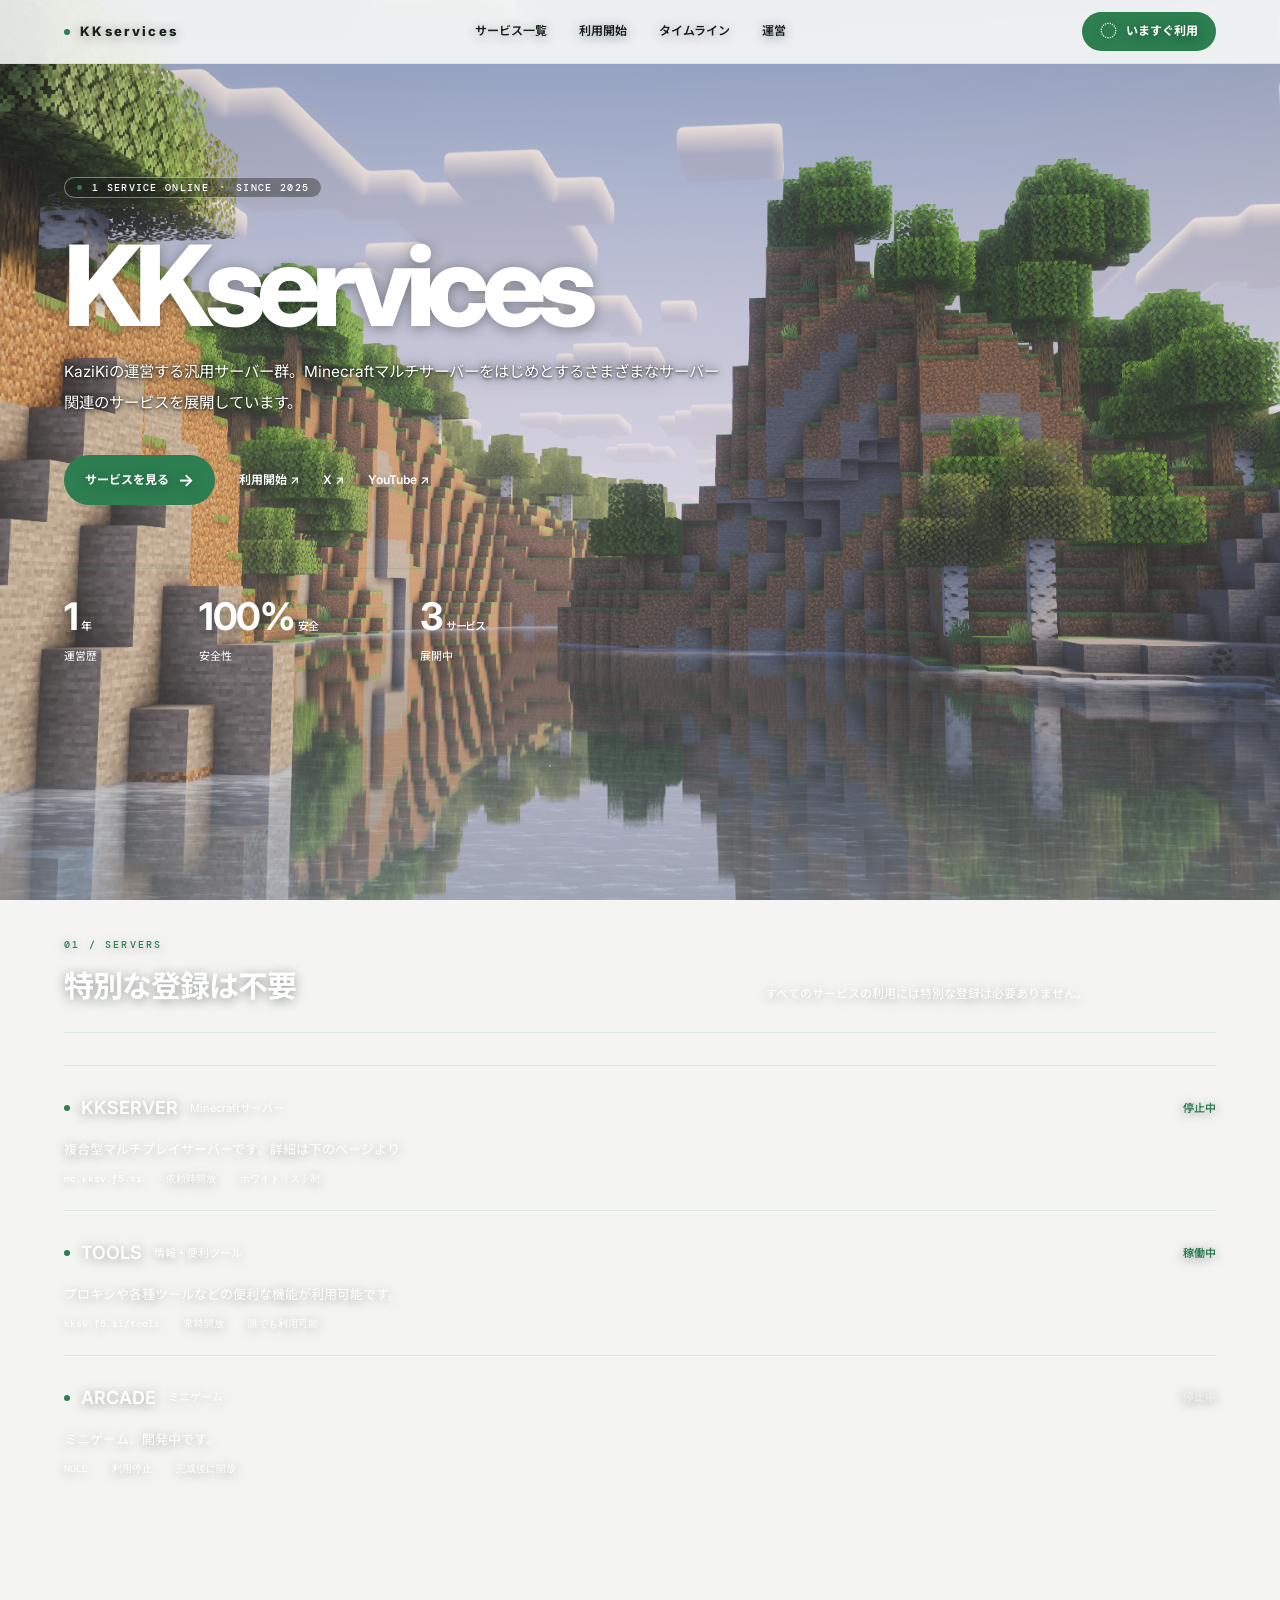
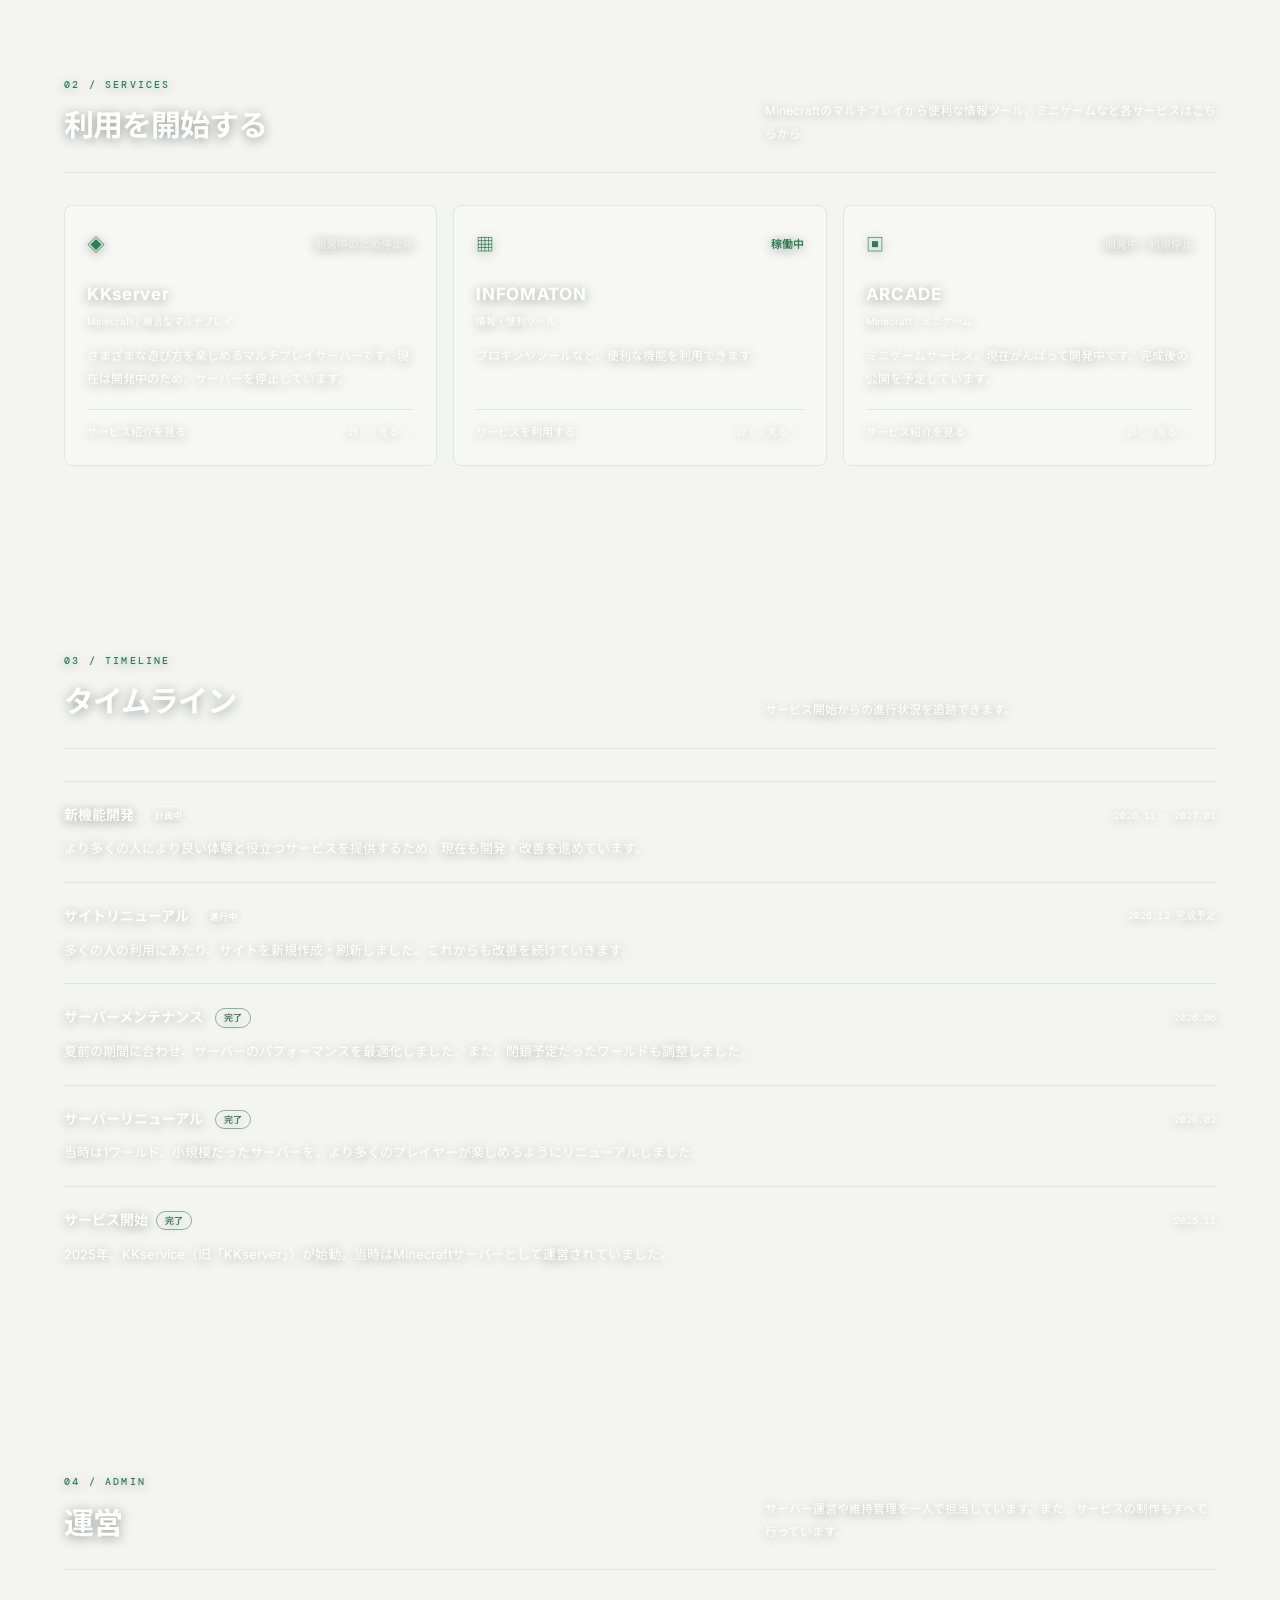
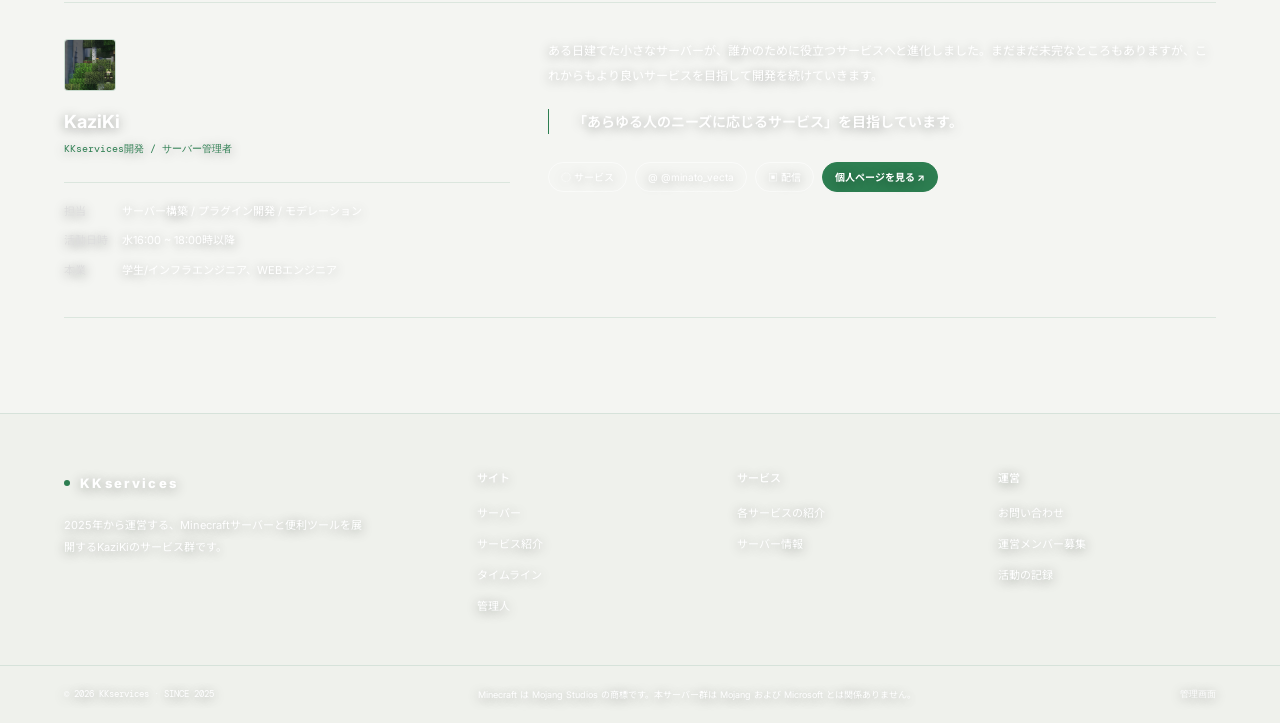
<file: index.html>
<!DOCTYPE html>
<html lang="ja">
<head>
  <meta charset="UTF-8">
  <meta name="viewport" content="width=device-width, initial-scale=1.0">
  <meta name="theme-color" content="#F4F5F2">
  <meta name="description" content="KKservices— KaziKiの汎用サーバー群">
  <title>KKservices</title>
  <link rel="preconnect" href="https://fonts.googleapis.com">
  <link rel="preconnect" href="https://fonts.gstatic.com" crossorigin>
  <link href="https://fonts.googleapis.com/css2?family=DM+Mono:wght@400;500&family=Inter:wght@400;500;600;700;800&family=Noto+Sans+JP:wght@400;500;600;700;800&display=swap" rel="stylesheet">
  <link rel="stylesheet" href="style.css">
</head>
<body>
  <div class="site-background" aria-hidden="true"></div>
  <header class="site-header">
    <a class="brand" href="#top" aria-label="KKservices ホーム"><span></span>KKservices</a>
    <button class="menu-toggle" type="button" aria-label="メニューを開く" aria-expanded="false"><i></i><i></i></button>
    <nav class="main-nav" aria-label="メインナビゲーション">
      <a href="#servers">サービス一覧</a>
      <a href="#services">利用開始</a>
      <a href="#timeline">タイムライン</a>
      <a href="#admin">運営</a>
    </nav>
    <a class="header-cta" href="#services"><span class="chat-icon">◌</span>いますぐ利用</a>
  </header>

  <main id="top">
    <section class="hero content-wrap">
      <div class="hero-copy">
        <div class="eyebrow-pill"><span class="status-dot"></span> 1 SERVICE ONLINE <b>·</b> SINCE 2025</div>
        <h1>KKservices</h1>
        <p class="hero-lead">KaziKiの運営する汎用サーバー群。Minecraftマルチサーバーをはじめとするさまざまなサーバー関連のサービスを展開しています。</p>
        <div class="hero-actions">
          <a class="primary-button" href="#servers">サービスを見る <span>→</span></a>
          <a class="text-link" href="#services">利用開始 ↗</a>
          <a class="text-link" href="#timeline">X ↗</a>
          <a class="text-link" href="#timeline">YouTube ↗</a>
        </div>
        <div class="hero-stats">
          <div><strong>1<small>年</small></strong><span>運営歴</span></div>
          <div><strong>100%<small>安全</small></strong><span>安全性</span></div>
          <div><strong>3<small>サービス</small></strong><span>展開中</span></div>
        </div>
      </div>
    </section>

    <section class="section content-wrap servers-section" id="servers">
      <div class="section-heading">
        <div><span class="section-kicker">01 / SERVERS</span><h2>特別な登録は不要</h2></div>
        <p>すべてのサービスの利用には特別な登録は必要ありません。</p>
      </div>
      <div class="server-list">
        <article class="server-row">
          <div class="server-title"><h3><span class="status-dot"></span> KKSERVER</h3><span class="server-type">Minecraftサーバー</span><span class="server-status">停止中</span></div>
          <p>複合型マルチプレイサーバーです。詳細は下のページより</p>
          <div class="server-meta"><span>mc.kksv.f5.si</span><span>依頼時開放</span><span>ホワイトリスト制</span></div>
        </article>
        <article class="server-row">
          <div class="server-title"><h3><span class="status-dot"></span> TOOLS</h3><span class="server-type">情報・便利ツール</span><span class="server-status">稼働中</span></div>
          <p>プロキシや各種ツールなどの便利な機能が利用可能です。</p>
          <div class="server-meta"><span>kksv.f5.si/tools</span><span>常時開放</span><span>誰でも利用可能</span></div>
        </article>
        <article class="server-row">
          <div class="server-title"><h3><span class="status-dot"></span> ARCADE</h3><span class="server-type">ミニゲーム</span><span class="server-status is-offline">停止中</span></div>
          <p>ミニゲーム。開発中です。</p>
          <div class="server-meta"><span>NULL</span><span>利用停止</span><span>完成後に開放</span></div>
        </article>
      </div>
    </section>

    <section class="section content-wrap services-section" id="services">
      <div class="section-heading">
        <div><span class="section-kicker">02 / SERVICES</span><h2>利用を開始する</h2></div>
        <p>Minecraftのマルチプレイから便利な情報ツール、ミニゲームなど各サービスはこちらから</p>
      </div>
      <div class="service-grid">
        <a class="service-card" href="KKserver/index.html">
          <div class="service-card-top"><span class="card-icon">◈</span><span class="server-status is-offline">開発中のため停止中</span></div>
          <h3>KKserver</h3><span class="service-type">Minecraft / 複合型マルチプレイ</span>
          <p>さまざまな遊び方を楽しめるマルチプレイサーバーです。現在は開発中のため、サーバーを停止しています。</p>
          <div class="card-bottom"><span>サービス紹介を見る</span><small>詳しく見る ↗</small></div>
        </a>
        <a class="service-card" href="Introduction/infomaton.html">
          <div class="service-card-top"><span class="card-icon">▦</span><span class="server-status">稼働中</span></div>
          <h3>INFOMATON</h3><span class="service-type">情報・便利ツール</span>
          <p>プロキシやツールなど、便利な機能を利用できます。</p>
          <div class="card-bottom"><span>サービスを利用する</span><small>詳しく見る ↗</small></div>
        </a>
        <a class="service-card" href="Introduction/arcade.html">
          <div class="service-card-top"><span class="card-icon">▣</span><span class="server-status is-offline">開発中・利用停止</span></div>
          <h3>ARCADE</h3><span class="service-type">Minecraft / ミニゲーム</span>
          <p>ミニゲームサービス。現在がんばって開発中です。完成後の公開を予定しています。</p>
          <div class="card-bottom"><span>サービス紹介を見る</span><small>詳しく見る ↗</small></div>
        </a>
      </div>
    </section>

    <section class="section content-wrap timeline-section" id="timeline">
      <div class="section-heading">
        <div><span class="section-kicker">03 / TIMELINE</span><h2>タイムライン</h2></div>
        <p>サービス開始からの進行状況を追跡できます。</p>
      </div>
      <div class="timeline-list">
        <article class="timeline-row"><div class="timeline-top"><h3>新機能開発 <span class="tag">計画中</span></h3><time>2026.11 - 2027.01</time></div><p>より多くの人により良い体験と役立つサービスを提供するため、現在も開発・改善を進めています。</p></article>
        <article class="timeline-row"><div class="timeline-top"><h3>サイトリニューアル <span class="tag">進行中</span></h3><time>2026.12 完成予定</time></div><p>多くの人の利用にあたり、サイトを新規作成・刷新しました。これからも改善を続けていきます。</p></article>
        <article class="timeline-row"><div class="timeline-top"><h3>サーバーメンテナンス <span class="tag active">完了</span></h3><time>2026.06</time></div><p>夏前の期間に合わせ、サーバーのパフォーマンスを最適化しました。また、閉鎖予定だったワールドも調整しました。</p></article>
        <article class="timeline-row"><div class="timeline-top"><h3>サーバーリニューアル <span class="tag active">完了</span></h3><time>2026.02</time></div><p>当時は1ワールド、小規模だったサーバーを、より多くのプレイヤーが楽しめるようにリニューアルしました。</p></article>
        <article class="timeline-row"><div class="timeline-top"><h3>サービス開始<span class="tag active">完了</span></h3><time>2025.11</time></div><p>2025年、KKservice（旧「KKserver」）が始動。当時はMinecraftサーバーとして運営されていました。</p></article>
      </div>
    </section>

    <section class="section content-wrap admin-section" id="admin">
      <div class="section-heading">
        <div><span class="section-kicker">04 / ADMIN</span><h2>運営</h2></div>
        <p>サーバー運営や維持管理を一人で担当しています。また、サービスの制作もすべて行っています。</p>
      </div>
      <article class="admin-card">
        <div class="admin-profile">
          <img class="avatar" src="assets/avatericon.png" alt="管理人のアイコン">
          <h3><a href="KaziKi/index.html">KaziKi</a></h3><span class="admin-role">KKservices開発 / サーバー管理者</span>
          <dl><div><dt>担当</dt><dd>サーバー構築 / プラグイン開発 / モデレーション</dd></div><div><dt>活動日時</dt><dd>水16:00 ~ 18:00時以降</dd></div><div><dt>本業</dt><dd>学生/インフラエンジニア、WEBエンジニア</dd></div></dl>
        </div>
        <div class="admin-message">
          <p>ある日建てた小さなサーバーが、誰かのために役立つサービスへと進化しました。まだまだ未完なところもありますが、これからもより良いサービスを目指して開発を続けていきます。</p>
          <blockquote>「あらゆる人のニーズに応じるサービス」を目指しています。</blockquote>
          <div class="social-pills"><a href="#services">◌ サービス</a><a href="#services">@ @minato_vecta</a><a href="#timeline">▣ 配信</a><a class="profile-pill" href="KaziKi/index.html">個人ページを見る ↗</a></div>
        </div>
      </article>
    </section>
  </main>

  <footer class="site-footer">
    <div class="footer-main content-wrap">
      <div class="footer-about"><a class="brand" href="#top"><span></span>KKservices</a><p>2025年から運営する、Minecraftサーバーと便利ツールを展開するKaziKiのサービス群です。</p></div>
      <div class="footer-column"><h4>サイト</h4><a href="#servers">サーバー</a><a href="#services">サービス紹介</a><a href="#timeline">タイムライン</a><a href="#admin">管理人</a></div>
      <div class="footer-column"><h4>サービス</h4><a href="#services">各サービスの紹介</a><a href="#servers">サーバー情報</a></div>
      <div class="footer-column"><h4>運営</h4><a href="#admin">お問い合わせ</a><a href="#admin">運営メンバー募集</a><a href="#timeline">活動の記録</a></div>
    </div>
    <div class="footer-bottom content-wrap"><span>© 2026 KKservices · SINCE 2025</span><span>Minecraft は Mojang Studios の商標です。本サーバー群は Mojang および Microsoft とは関係ありません。</span><a href="">管理画面</a></div>
  </footer>
  <script src="script.js"></script>
</body>
</html>
</file>
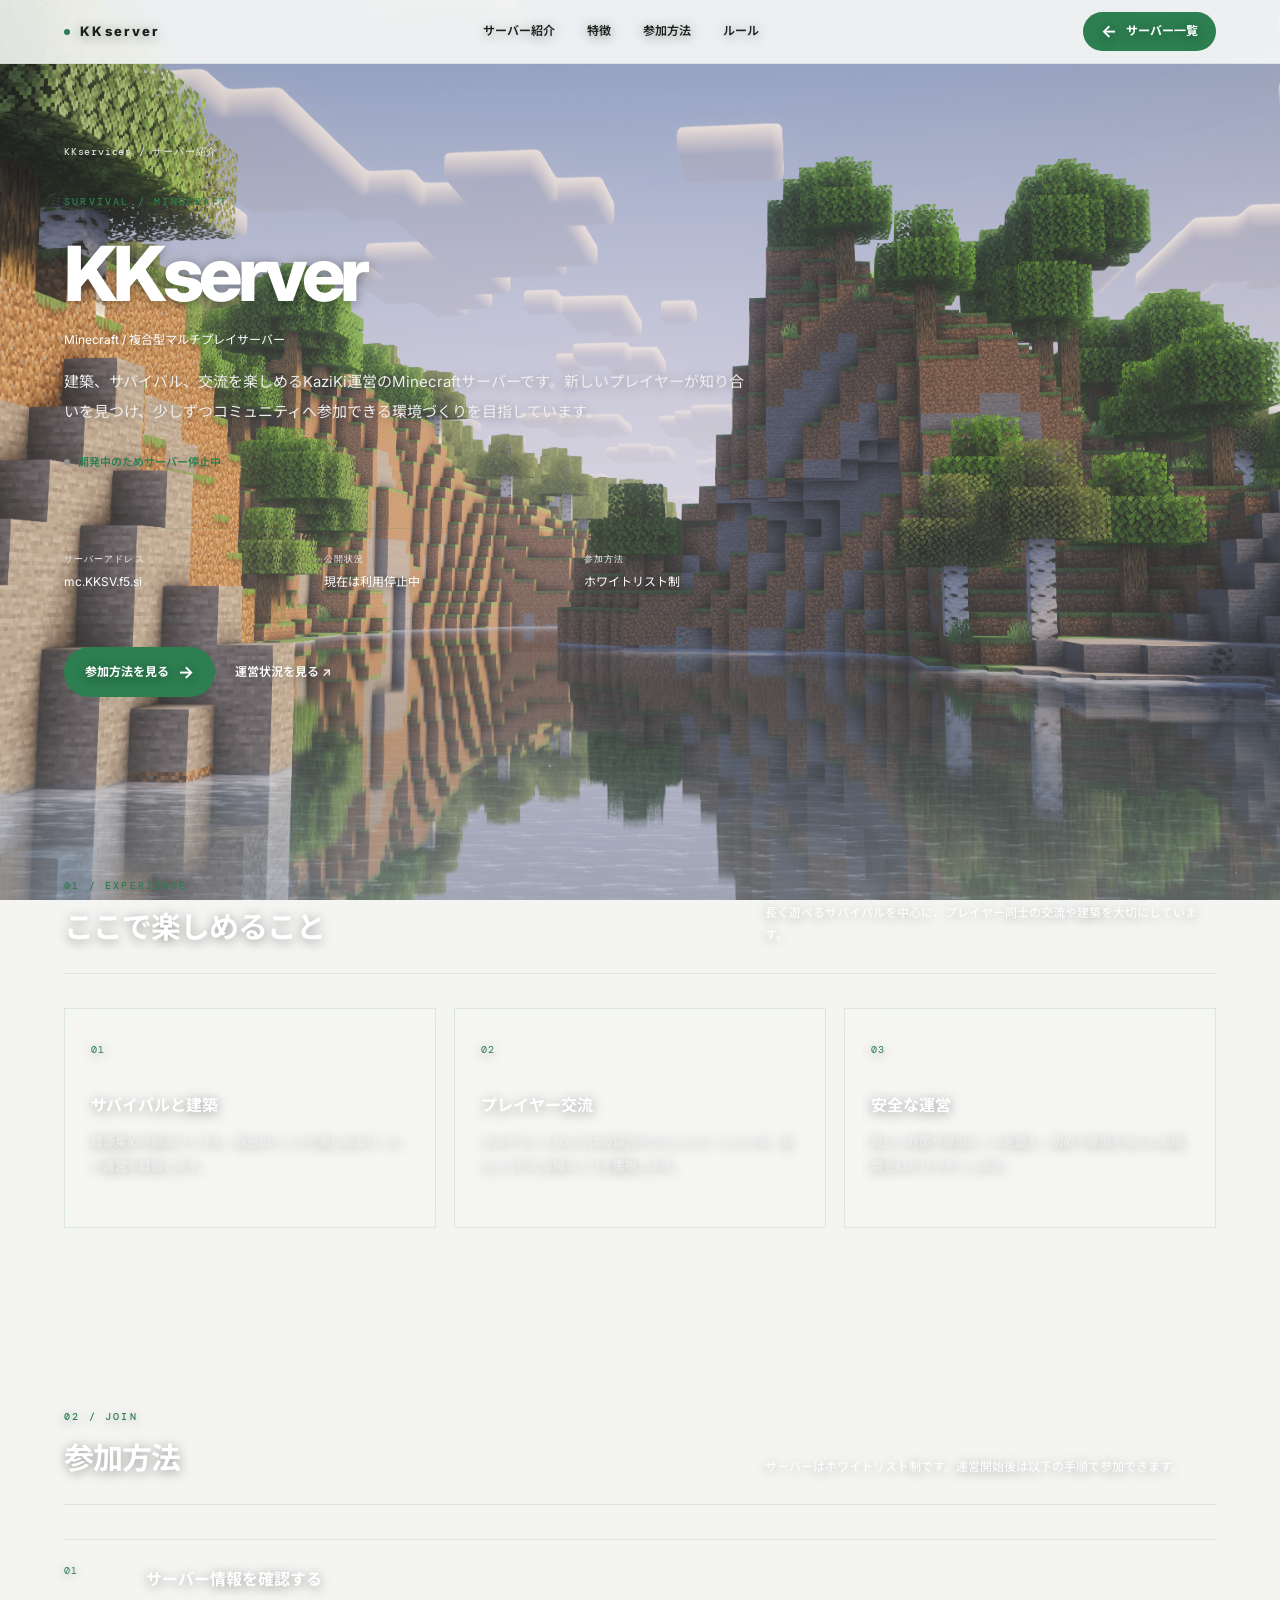
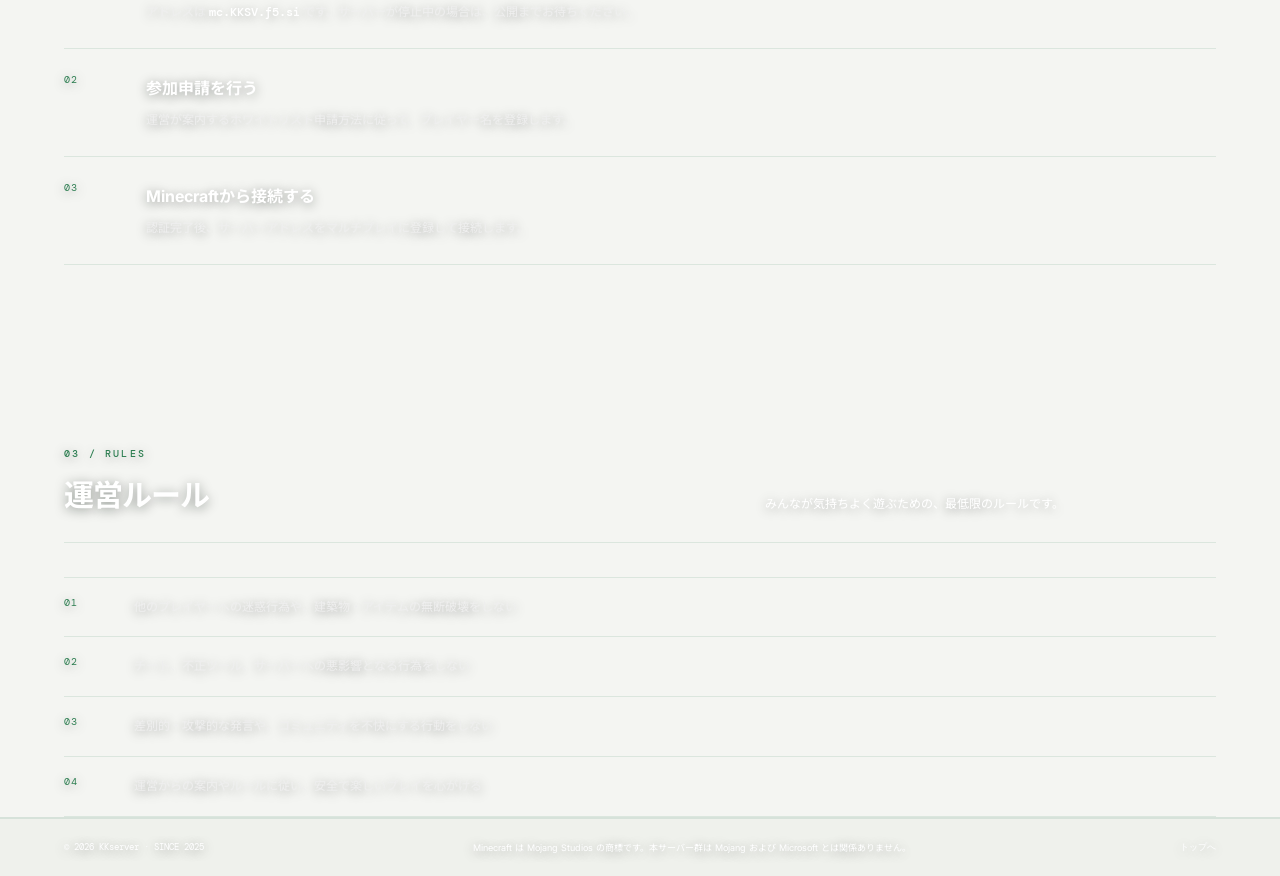
<file: KKserver/index.html>
<!DOCTYPE html>
<html lang="ja">
<head>
  <meta charset="UTF-8">
  <meta name="viewport" content="width=device-width, initial-scale=1.0">
  <meta name="theme-color" content="#F4F5F2">
  <meta name="description" content="KKserver — Minecraftサーバー紹介">
  <title>KKserver — Minecraftサーバー</title>
  <link rel="preconnect" href="https://fonts.googleapis.com">
  <link rel="preconnect" href="https://fonts.gstatic.com" crossorigin>
  <link href="https://fonts.googleapis.com/css2?family=DM+Mono:wght@400;500&family=Inter:wght@400;500;600;700;800&family=Noto+Sans+JP:wght@400;500;600;700;800&display=swap" rel="stylesheet">
  <link rel="stylesheet" href="../style.css">
</head>
<body>
  <div class="site-background" aria-hidden="true"></div>
  <header class="site-header">
    <a class="brand" href="../index.html#top" aria-label="KKserver ホーム"><span></span>KKserver</a>
    <button class="menu-toggle" type="button" aria-label="メニューを開く" aria-expanded="false"><i></i><i></i></button>
    <nav class="main-nav" aria-label="メインナビゲーション">
      <a href="#about">サーバー紹介</a>
      <a href="#features">特徴</a>
      <a href="#join">参加方法</a>
      <a href="#rules">ルール</a>
    </nav>
    <a class="header-cta" href="../index.html#servers"><span class="chat-icon">←</span> サーバー一覧</a>
  </header>
  <main class="content-wrap service-detail">
    <div class="service-detail-breadcrumb"><a href="../index.html#top">KKservices</a> / サーバー紹介</div>
    <div class="service-detail-copy" id="about">
      <span class="section-kicker">SURVIVAL / MINECRAFT</span>
      <h1>KKserver</h1>
      <span class="service-type">Minecraft / 複合型マルチプレイサーバー</span>
      <p>建築、サバイバル、交流を楽しめるKaziKi運営のMinecraftサーバーです。新しいプレイヤーが知り合いを見つけ、少しずつコミュニティへ参加できる環境づくりを目指しています。</p>
      <div class="service-detail-status"><span class="status-dot is-offline"></span>開発中のためサーバー停止中</div>
      <dl class="service-detail-info">
        <div><dt>サーバーアドレス</dt><dd>mc.KKSV.f5.si</dd></div>
        <div><dt>公開状況</dt><dd>現在は利用停止中</dd></div>
        <div><dt>参加方法</dt><dd>ホワイトリスト制</dd></div>
      </dl>
      <div class="service-detail-actions">
        <a class="primary-button" href="#join">参加方法を見る <span>→</span></a>
        <a class="text-link" href="../index.html#timeline">運営状況を見る ↗</a>
      </div>
    </div>

    <section class="service-detail-section" id="features" aria-labelledby="features-title">
      <div class="section-heading">
        <div><span class="section-kicker">01 / EXPERIENCE</span><h2 id="features-title">ここで楽しめること</h2></div>
        <p>長く遊べるサバイバルを中心に、プレイヤー同士の交流や建築を大切にしています。</p>
      </div>
      <div class="kk-feature-grid">
        <article><span>01</span><h3>サバイバルと建築</h3><p>資源集めや拠点づくりを、自分のペースで楽しめるワールド運営を目指します。</p></article>
        <article><span>02</span><h3>プレイヤー交流</h3><p>マルチプレイならではの協力やコミュニケーションを、安心して行える場づくりを重視します。</p></article>
        <article><span>03</span><h3>安全な運営</h3><p>荒らし対策や参加ルールを整え、初めて参加する人にも環境をわかりやすくします。</p></article>
      </div>
    </section>

    <section class="service-detail-section" id="join" aria-labelledby="join-title">
      <div class="section-heading">
        <div><span class="section-kicker">02 / JOIN</span><h2 id="join-title">参加方法</h2></div>
        <p>サーバーはホワイトリスト制です。運営開始後は以下の手順で参加できます。</p>
      </div>
      <ol class="kk-join-list">
        <li><span>01</span><div><h3>サーバー情報を確認する</h3><p>アドレスは <strong>mc.KKSV.f5.si</strong> です。サーバーが停止中の場合は、公開までお待ちください。</p></div></li>
        <li><span>02</span><div><h3>参加申請を行う</h3><p>運営が案内するホワイトリスト申請方法に従って、プレイヤー名を登録します。</p></div></li>
        <li><span>03</span><div><h3>Minecraftから接続する</h3><p>認証完了後、サーバーアドレスをマルチプレイに登録して接続します。</p></div></li>
      </ol>
    </section>

    <section class="service-detail-section" id="rules" aria-labelledby="rules-title">
      <div class="section-heading">
        <div><span class="section-kicker">03 / RULES</span><h2 id="rules-title">運営ルール</h2></div>
        <p>みんなが気持ちよく遊ぶための、最低限のルールです。</p>
      </div>
      <div class="kk-rules">
        <p><span>01</span>他のプレイヤーへの迷惑行為や、建築物・アイテムの無断破壊をしない</p>
        <p><span>02</span>チート、不正ツール、サーバーへの悪影響となる行為をしない</p>
        <p><span>03</span>差別的・攻撃的な発言や、コミュニティを不快にする行動をしない</p>
        <p><span>04</span>運営からの案内やルールに従い、安全で楽しいプレイを心がける</p>
      </div>
    </section>
  </main>
  <footer class="site-footer">
    <div class="footer-bottom content-wrap"><span>© 2026 KKserver · SINCE 2025</span><span>Minecraft は Mojang Studios の商標です。本サーバー群は Mojang および Microsoft とは関係ありません。</span><a href="../index.html#top">トップへ</a></div>
  </footer>
  <script src="../script.js"></script>
</body>
</html>
</file>
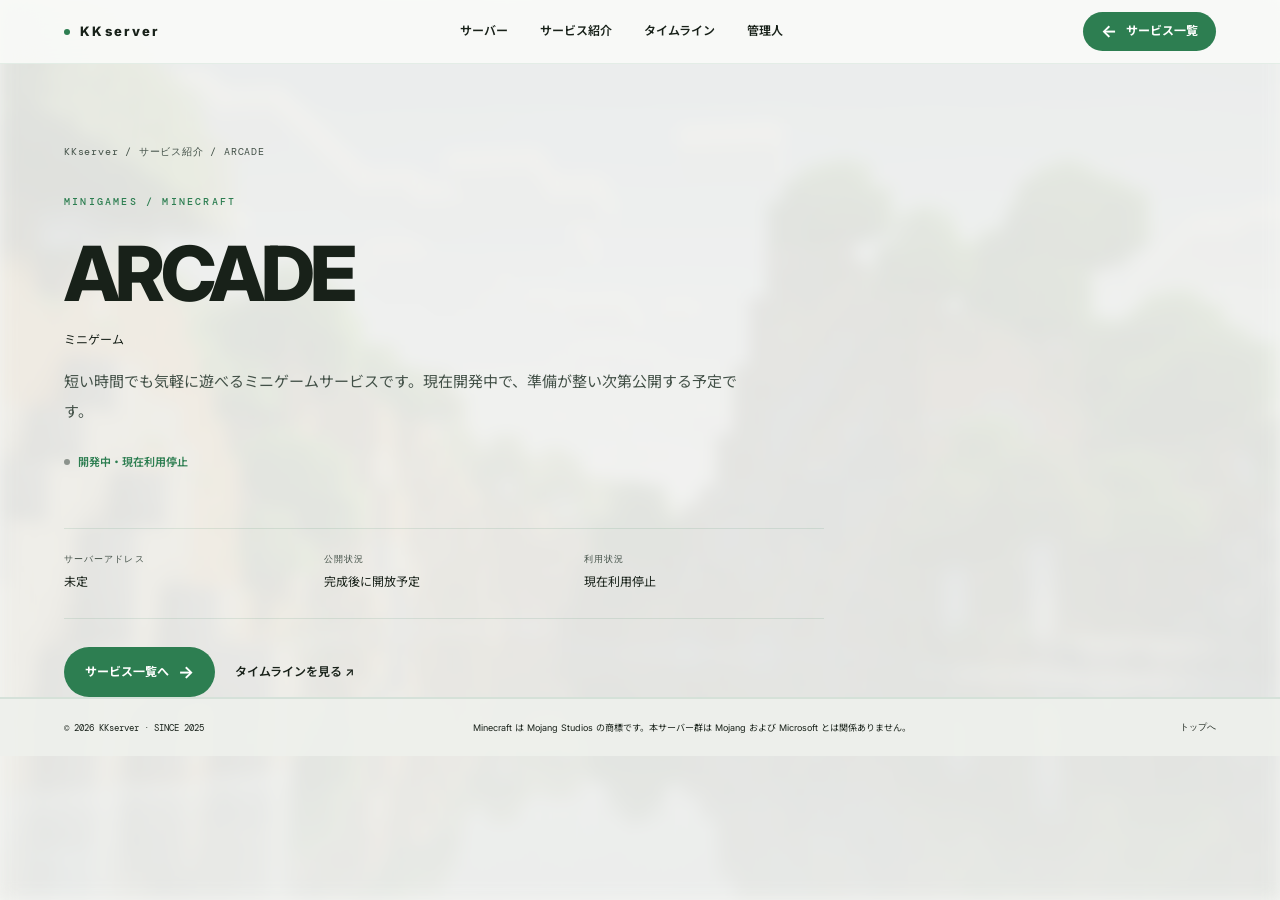
<file: Introduction/arcade.html>
<!DOCTYPE html>
<html lang="ja">
<head>
  <meta charset="UTF-8">
  <meta name="viewport" content="width=device-width, initial-scale=1.0">
  <meta name="theme-color" content="#F4F5F2">
  <meta name="description" content="ARCADE — KKserverのMinecraftミニゲームサービス紹介">
  <title>ARCADE — KKserver</title>
  <link rel="preconnect" href="https://fonts.googleapis.com">
  <link rel="preconnect" href="https://fonts.gstatic.com" crossorigin>
  <link href="https://fonts.googleapis.com/css2?family=DM+Mono:wght@400;500&family=Inter:wght@400;500;600;700;800&family=Noto+Sans+JP:wght@400;500;600;700;800&display=swap" rel="stylesheet">
  <link rel="stylesheet" href="../style.css">
</head>
<body>
  <div class="site-background" aria-hidden="true"></div>
  <header class="site-header">
    <a class="brand" href="../index.html#top" aria-label="KKserver ホーム"><span></span>KKserver</a>
    <button class="menu-toggle" type="button" aria-label="メニューを開く" aria-expanded="false"><i></i><i></i></button>
    <nav class="main-nav" aria-label="メインナビゲーション">
      <a href="../index.html#servers">サーバー</a>
      <a href="../index.html#services">サービス紹介</a>
      <a href="../index.html#timeline">タイムライン</a>
      <a href="../index.html#admin">管理人</a>
    </nav>
    <a class="header-cta" href="../index.html#services"><span class="chat-icon">←</span> サービス一覧</a>
  </header>
  <main class="content-wrap service-detail">
    <div class="service-detail-breadcrumb"><a href="../index.html#top">KKserver</a> / <a href="../index.html#services">サービス紹介</a> / ARCADE</div>
    <div class="service-detail-copy">
      <span class="section-kicker">MINIGAMES / MINECRAFT</span>
      <h1>ARCADE</h1>
      <span class="service-type">ミニゲーム</span>
      <p>短い時間でも気軽に遊べるミニゲームサービスです。現在開発中で、準備が整い次第公開する予定です。</p>
      <div class="service-detail-status"><span class="status-dot is-offline"></span>開発中・現在利用停止</div>
      <dl class="service-detail-info">
        <div><dt>サーバーアドレス</dt><dd>未定</dd></div>
        <div><dt>公開状況</dt><dd>完成後に開放予定</dd></div>
        <div><dt>利用状況</dt><dd>現在利用停止</dd></div>
      </dl>
      <div class="service-detail-actions">
        <a class="primary-button" href="../index.html#services">サービス一覧へ <span>→</span></a>
        <a class="text-link" href="../index.html#timeline">タイムラインを見る ↗</a>
      </div>
    </div>
  </main>
  <footer class="site-footer">
    <div class="footer-bottom content-wrap"><span>© 2026 KKserver · SINCE 2025</span><span>Minecraft は Mojang Studios の商標です。本サーバー群は Mojang および Microsoft とは関係ありません。</span><a href="../index.html#top">トップへ</a></div>
  </footer>
  <script src="../script.js"></script>
</body>
</html>
</file>
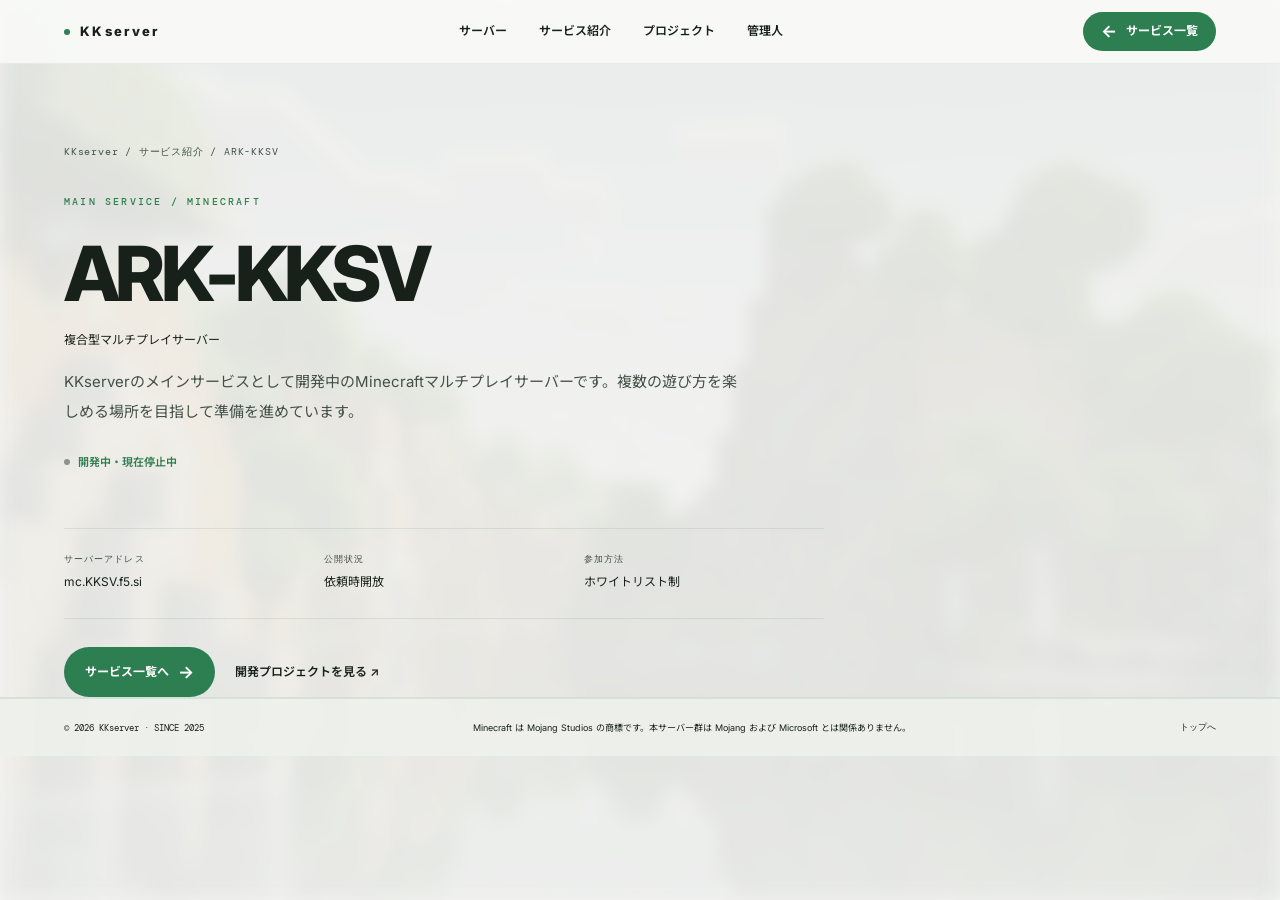
<file: Introduction/ark-kksv.html>
<!DOCTYPE html>
<html lang="ja">
<head>
  <meta charset="UTF-8">
  <meta name="viewport" content="width=device-width, initial-scale=1.0">
  <meta name="theme-color" content="#F4F5F2">
  <meta name="description" content="ARK-KKSV — KKserverのメインMinecraftマルチプレイサービス紹介">
  <title>ARK-KKSV — KKserver</title>
  <link rel="preconnect" href="https://fonts.googleapis.com">
  <link rel="preconnect" href="https://fonts.gstatic.com" crossorigin>
  <link href="https://fonts.googleapis.com/css2?family=DM+Mono:wght@400;500&family=Inter:wght@400;500;600;700;800&family=Noto+Sans+JP:wght@400;500;600;700;800&display=swap" rel="stylesheet">
  <link rel="stylesheet" href="../style.css">
</head>
<body>
  <div class="site-background" aria-hidden="true"></div>
  <header class="site-header">
    <a class="brand" href="../index.html#top" aria-label="KKserver ホーム"><span></span>KKserver</a>
    <button class="menu-toggle" type="button" aria-label="メニューを開く" aria-expanded="false"><i></i><i></i></button>
    <nav class="main-nav" aria-label="メインナビゲーション">
      <a href="../index.html#servers">サーバー</a>
      <a href="../index.html#services">サービス紹介</a>
      <a href="../index.html#projects">プロジェクト</a>
      <a href="../index.html#admin">管理人</a>
    </nav>
    <a class="header-cta" href="../index.html#services"><span class="chat-icon">←</span> サービス一覧</a>
  </header>
  <main class="content-wrap service-detail">
    <div class="service-detail-breadcrumb"><a href="../index.html#top">KKserver</a> / <a href="../index.html#services">サービス紹介</a> / ARK-KKSV</div>
    <div class="service-detail-copy">
      <span class="section-kicker">MAIN SERVICE / MINECRAFT</span>
      <h1>ARK-KKSV</h1>
      <span class="service-type">複合型マルチプレイサーバー</span>
      <p>KKserverのメインサービスとして開発中のMinecraftマルチプレイサーバーです。複数の遊び方を楽しめる場所を目指して準備を進めています。</p>
      <div class="service-detail-status"><span class="status-dot is-offline"></span>開発中・現在停止中</div>
      <dl class="service-detail-info">
        <div><dt>サーバーアドレス</dt><dd>mc.KKSV.f5.si</dd></div>
        <div><dt>公開状況</dt><dd>依頼時開放</dd></div>
        <div><dt>参加方法</dt><dd>ホワイトリスト制</dd></div>
      </dl>
      <div class="service-detail-actions">
        <a class="primary-button" href="../index.html#services">サービス一覧へ <span>→</span></a>
        <a class="text-link" href="../index.html#projects">開発プロジェクトを見る ↗</a>
      </div>
    </div>
  </main>
  <footer class="site-footer">
    <div class="footer-bottom content-wrap"><span>© 2026 KKserver · SINCE 2025</span><span>Minecraft は Mojang Studios の商標です。本サーバー群は Mojang および Microsoft とは関係ありません。</span><a href="../index.html#top">トップへ</a></div>
  </footer>
  <script src="../script.js"></script>
</body>
</html>
</file>
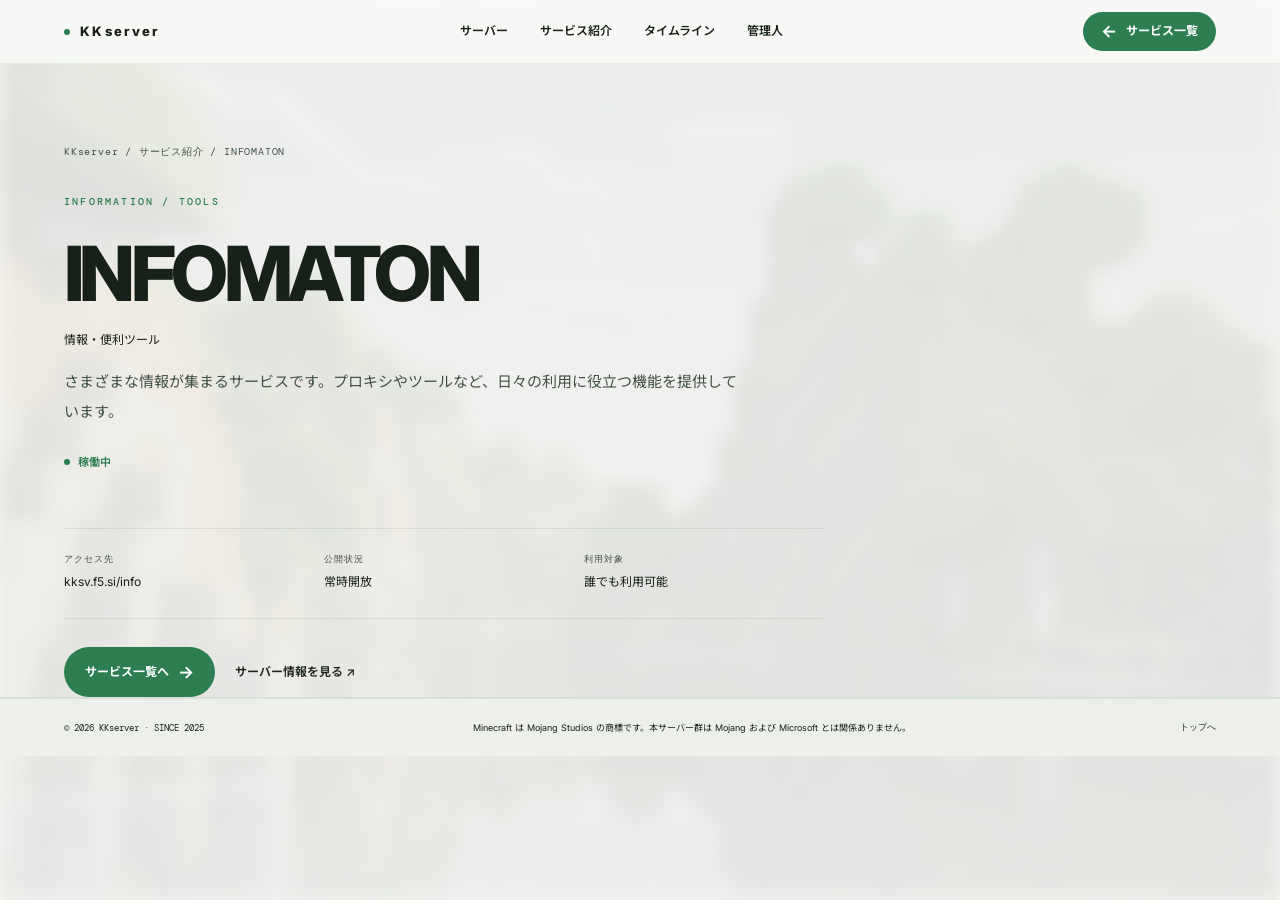
<file: Introduction/infomaton.html>
<!DOCTYPE html>
<html lang="ja">
<head>
  <meta charset="UTF-8">
  <meta name="viewport" content="width=device-width, initial-scale=1.0">
  <meta name="theme-color" content="#F4F5F2">
  <meta name="description" content="INFOMATON — KKserverの情報・便利ツールサービス紹介">
  <title>INFOMATON — KKserver</title>
  <link rel="preconnect" href="https://fonts.googleapis.com">
  <link rel="preconnect" href="https://fonts.gstatic.com" crossorigin>
  <link href="https://fonts.googleapis.com/css2?family=DM+Mono:wght@400;500&family=Inter:wght@400;500;600;700;800&family=Noto+Sans+JP:wght@400;500;600;700;800&display=swap" rel="stylesheet">
  <link rel="stylesheet" href="../style.css">
</head>
<body>
  <div class="site-background" aria-hidden="true"></div>
  <header class="site-header">
    <a class="brand" href="../index.html#top" aria-label="KKserver ホーム"><span></span>KKserver</a>
    <button class="menu-toggle" type="button" aria-label="メニューを開く" aria-expanded="false"><i></i><i></i></button>
    <nav class="main-nav" aria-label="メインナビゲーション">
      <a href="../index.html#servers">サーバー</a>
      <a href="../index.html#services">サービス紹介</a>
      <a href="../index.html#timeline">タイムライン</a>
      <a href="../index.html#admin">管理人</a>
    </nav>
    <a class="header-cta" href="../index.html#services"><span class="chat-icon">←</span> サービス一覧</a>
  </header>
  <main class="content-wrap service-detail">
    <div class="service-detail-breadcrumb"><a href="../index.html#top">KKserver</a> / <a href="../index.html#services">サービス紹介</a> / INFOMATON</div>
    <div class="service-detail-copy">
      <span class="section-kicker">INFORMATION / TOOLS</span>
      <h1>INFOMATON</h1>
      <span class="service-type">情報・便利ツール</span>
      <p>さまざまな情報が集まるサービスです。プロキシやツールなど、日々の利用に役立つ機能を提供しています。</p>
      <div class="service-detail-status"><span class="status-dot"></span>稼働中</div>
      <dl class="service-detail-info">
        <div><dt>アクセス先</dt><dd>kksv.f5.si/info</dd></div>
        <div><dt>公開状況</dt><dd>常時開放</dd></div>
        <div><dt>利用対象</dt><dd>誰でも利用可能</dd></div>
      </dl>
      <div class="service-detail-actions">
        <a class="primary-button" href="../index.html#services">サービス一覧へ <span>→</span></a>
        <a class="text-link" href="../index.html#servers">サーバー情報を見る ↗</a>
      </div>
    </div>
  </main>
  <footer class="site-footer">
    <div class="footer-bottom content-wrap"><span>© 2026 KKserver · SINCE 2025</span><span>Minecraft は Mojang Studios の商標です。本サーバー群は Mojang および Microsoft とは関係ありません。</span><a href="../index.html#top">トップへ</a></div>
  </footer>
  <script src="../script.js"></script>
</body>
</html>
</file>
<file: style.css>
/* ==================================================
   KKServices - ベース設定
   ================================================== */

:root {
  --bg: #f4f5f2;
  --panel: transparent;
  --line: rgba(45, 126, 81, 0.12);
  --text: rgb(var(--dynamic-text, 255 255 255));
  --muted: rgb(var(--dynamic-muted, 238 243 239));
  --soft: rgb(var(--dynamic-soft, 221 229 223));
  --accent: #2d7e51;
  --background-blur: 0px;
  --background-opacity: 0;
  --dynamic-text: 255 255 255;
  --dynamic-muted: 238 243 239;
  --dynamic-soft: 221 229 223;
  --text-shadow-alpha: 0.42;
  --mono: "DM Mono", monospace;
  --sans: "Inter", "Noto Sans JP", sans-serif;
  --content: 100%;
}

* {
  box-sizing: border-box;
}

html {
  scroll-behavior: smooth;
  scroll-padding-top: 90px;
}

body {
  margin: 0;
  overflow-x: hidden;

  color: var(--text);
  background: var(--bg);

  font-family: var(--sans);
  font-size: 14px;
  line-height: 1.9;
  text-shadow:
    0 2px 12px rgba(8, 20, 12, var(--text-shadow-alpha));
}

a {
  color: inherit;
  text-decoration: none;
}

a:focus-visible,
button:focus-visible {
  outline: 2px solid var(--accent);
  outline-offset: 4px;
}

/* ==================================================
   背景
   ================================================== */

.site-background {
  position: fixed;
  inset: 0;
  z-index: -1;

  pointer-events: none;
  opacity: 1;

  background:
    linear-gradient(
      180deg,
      rgba(248, 249, 247, 0.08) 0%,
      rgba(244, 245, 242, 0.12) 80%,
      rgba(238, 240, 236, 0.28) 100%
    ),
    url("assets/background.png") center 30% / cover no-repeat;
  filter: blur(var(--background-blur));
  transition: filter 0.12s linear;
}

.site-background::after {
  content: "";

  position: absolute;
  inset: 0;

  background: #f4f5f2;
  opacity: var(--background-opacity);
  transition: opacity 0.12s linear;
}

/* ==================================================
   ヘッダー
   ================================================== */

.site-header {
  position: sticky;
  top: 0;
  z-index: 20;

  height: 64px;
  padding-inline: 5vw;

  display: flex;
  align-items: center;
  justify-content: space-between;
  gap: 30px;

  background: rgba(250, 251, 249, 0.88);
  border-bottom: 1px solid rgba(45, 126, 81, 0.10);
  backdrop-filter: blur(18px);
}

.brand {
  display: inline-flex;
  align-items: center;
  gap: 10px;

  font-size: 13px;
  font-weight: 800;
  letter-spacing: 0.18em;
  white-space: nowrap;
}

.brand span,
.status-dot {
  display: inline-block;

  width: 6px;
  height: 6px;

  flex: 0 0 auto;
  border-radius: 50%;
  background: var(--accent);
}

.main-nav {
  display: flex;
  align-items: center;
  gap: 32px;

  margin-left: auto;
  margin-right: auto;
}

.main-nav a,
.text-link {
  color: #ffffff;
  font-size: 12px;
  font-weight: 600;
  transition: color 0.2s;
}

.main-nav a:hover,
.text-link:hover {
  color: var(--accent);
}

.header-cta,
.primary-button {
  display: inline-flex;
  align-items: center;
  justify-content: center;
  gap: 9px;

  min-width: 145px;
  padding: 8px 18px;

  color: #ffffff;
  background: #2d7e51;
  border-radius: 99px;

  font-size: 12px;
  font-weight: 700;
  white-space: nowrap;
  transition:
    transform 0.2s,
    background 0.2s;
}

.header-cta {
  min-width: 0;
}

.header-cta:hover,
.primary-button:hover {
  transform: translateY(-2px);
  background: #3b9665;
}

.chat-icon {
  font-size: 17px;
  line-height: 1;
}

.menu-toggle {
  display: none;

  padding: 8px;

  border: 0;
  background: none;
}

.menu-toggle i {
  display: block;

  width: 22px;
  height: 1px;
  margin: 6px;

  background: #172016;
}

.content-wrap {
  width: 100%;
  margin-inline: 0;
  padding-inline: 5vw;
}

/* ==================================================
   ヒーロー
   ================================================== */

.hero {
  min-height: calc(100svh - 64px);
  padding-top: clamp(48px, 12vh, 120px);
}

.hero-copy {
  max-width: 680px;
  color: #ffffff;
  text-shadow: 0 2px 14px rgba(8, 20, 12, 0.38);
}

.hero-copy h1,
.hero-copy .hero-lead,
.hero-copy .hero-stats,
.hero-copy .hero-stats span,
.hero-copy .text-link {
  color: #ffffff;
}

.hero-copy .eyebrow-pill {
  color: #ffffff;
  background: rgba(24, 33, 25, 0.38);
  border-color: rgba(255, 255, 255, 0.42);
}

.hero-copy .eyebrow-pill b {
  color: rgba(255, 255, 255, 0.72);
}

.eyebrow-pill {
  display: inline-flex;
  align-items: center;
  gap: 10px;

  padding: 3px 12px;

  color: #ffffff;
  background: rgba(24, 33, 25, 0.38);
  border: 1px solid rgba(255, 255, 255, 0.42);
  border-radius: 30px;

  font: 500 10px var(--mono);
  letter-spacing: 0.13em;
}

.eyebrow-pill .status-dot {
  width: 5px;
  height: 5px;
}

.eyebrow-pill b {
  color: #98a098;
}

h1 {
  margin: 30px 0 12px;

  font-size: clamp(72px, 9vw, 112px);
  line-height: 1;
  letter-spacing: -0.075em;
  font-weight: 800;
}

.hero-lead {
  max-width: 660px;

  color: #ffffff;
  font-size: clamp(15px, 1.2vw, 18px);
  line-height: 2.05;
  text-shadow:
    0 1px 3px rgba(8, 20, 12, 0.82),
    0 0 8px rgba(8, 20, 12, 0.76),
    0 0 20px rgba(8, 20, 12, 0.62);
}

.hero-actions {
  display: flex;
  align-items: center;
  gap: 24px;

  margin-top: clamp(28px, 4vh, 42px);
}

.primary-button {
  min-width: 145px;
  padding: 9px 21px;
}

.primary-button span {
  font-size: 17px;
}

.hero-stats {
  display: flex;
  gap: clamp(60px, 8vw, 120px);

  max-width: 620px;
  margin-top: clamp(42px, 7vh, 72px);
  padding-top: 24px;

  border-top: 1px solid var(--line);
}

.hero-stats div {
  display: flex;
  flex-direction: column;
}

.hero-stats strong {
  font-size: clamp(30px, 3vw, 38px);
  line-height: 1.25;
  letter-spacing: -0.04em;
}

.hero-stats strong small {
  margin-left: 4px;

  font-size: 11px;
  font-weight: 500;
}

.hero-stats span {
  margin-top: 5px;

  color: var(--muted);
  font-size: 11px;
}

/* ==================================================
   共通セクション
   ================================================== */

.section {
  margin-bottom: 140px;
  padding-top: 30px;
}

.section-heading {
  display: grid;
  grid-template-columns: 1.2fr 0.8fr;
  align-items: end;
  gap: 24px;

  padding-bottom: 24px;
  border-bottom: 1px solid var(--line);
}

.section-kicker {
  color: var(--accent);
  font: 500 10px var(--mono);
  letter-spacing: 0.22em;
}

.section-heading h2 {
  margin: 8px 0 0;

  font-size: clamp(24px, 3vw, 30px);
  line-height: 1.45;
  letter-spacing: -0.035em;
}

.section-heading > p {
  margin: 0 0 2px;

  color: var(--muted);
  font-size: 12px;
  line-height: 1.9;
}

/* ==================================================
   サーバー一覧
   ================================================== */

.server-list {
  margin-top: 32px;
  border-top: 1px solid var(--line);
}

.server-row {
  padding: 25px 0 24px;
  border-bottom: 1px solid var(--line);
}

.server-row:last-child {
  border-bottom: 0;
}

.server-title {
  display: flex;
  align-items: center;
  gap: 12px;
}

.server-title h3 {
  display: flex;
  align-items: center;
  gap: 11px;

  margin: 0;

  font-size: 18px;
  font-weight: 600;
}

.server-title h3 .status-dot {
  width: 6px;
  height: 6px;
}

.server-type {
  color: var(--muted);
  font-size: 11px;
}

.server-status {
  margin-left: auto;

  color: var(--accent);
  font-size: 11px;
  font-weight: 600;
}

.server-status.is-offline {
  color: var(--muted);
}

.server-row > p,
.timeline-row > p {
  max-width: 760px;
  margin: 12px 0 10px;

  color: #ffffff;
  font-size: 13px;
  line-height: 1.9;
}

.server-meta {
  display: flex;
  flex-wrap: wrap;
  gap: 24px;

  color: #ffffff;
  font: 10px var(--mono);
}

/* ==================================================
   サービスカード
   ================================================== */

.services-section {
  margin-bottom: 150px;
}

.service-grid {
  display: grid;
  grid-template-columns: repeat(3, 1fr);
  gap: 16px;

  margin-top: 32px;
}

.service-card {
  display: flex;
  flex-direction: column;

  min-height: 250px;
  padding: 22px;

  background: rgba(255, 255, 255, 0.28);
  border: 1px solid var(--line);
  border-radius: 8px;
  transition:
    border-color 0.2s,
    background 0.2s,
    transform 0.2s;
}

.service-card:hover {
  transform: translateY(-3px);
  background: rgba(255, 255, 255, 0.48);
  border-color: rgba(45, 126, 81, 0.45);
}

.service-card-top {
  display: flex;
  align-items: center;
  justify-content: space-between;
  gap: 12px;
}

.service-card .server-status.is-offline {
  color: var(--muted);
}

.card-icon {
  color: #2d7e51;
  font-size: 18px;
}

.service-card h3 {
  margin: 16px 0 2px;

  font-size: 17px;
  letter-spacing: 0.04em;
}

.service-type {
  color: var(--muted);
  font-size: 10px;
}

.service-card p {
  margin: 14px 0 18px;

  color: var(--muted);
  font-size: 12px;
  line-height: 1.9;
}

.card-bottom {
  display: flex;
  align-items: center;
  justify-content: space-between;

  margin-top: auto;
  padding-top: 12px;

  border-top: 1px solid var(--line);
  font-size: 11px;
}

.card-bottom small {
  color: #eef3ef;
  font: 9px var(--mono);
  letter-spacing: 0.1em;
}

/* ==================================================
   サービス詳細
   ================================================== */

.service-detail {
  min-height: 60vh;
  padding-top: clamp(54px, 9vh, 100px);
}

.service-detail-breadcrumb {
  color: var(--muted);
  font: 10px var(--mono);
  letter-spacing: 0.08em;
}

.service-detail-breadcrumb a:hover {
  color: var(--accent);
}

.service-detail-copy {
  max-width: 760px;
  margin-top: 28px;
}

.service-detail-copy h1 {
  margin: 18px 0 14px;

  font-size: clamp(42px, 7vw, 76px);
  line-height: 1.1;
  letter-spacing: -0.06em;
}

.service-detail-copy .service-type {
  display: block;
  font-size: 12px;
}

.service-detail-copy > p {
  max-width: 680px;

  color: var(--muted);
  font-size: 15px;
  line-height: 2;
}

.service-detail-status {
  display: inline-flex;
  align-items: center;
  gap: 8px;

  margin-top: 10px;

  color: var(--accent);
  font-size: 11px;
  font-weight: 600;
}

.service-detail-status .status-dot.is-offline {
  background: #8c938d;
}

.service-detail-info {
  display: grid;
  grid-template-columns: repeat(3, 1fr);
  gap: 20px;

  margin-top: 54px;
  padding: 24px 0;

  border-top: 1px solid var(--line);
  border-bottom: 1px solid var(--line);
}

.service-detail-info div {
  display: flex;
  flex-direction: column;
  gap: 5px;
}

.service-detail-info dt {
  color: var(--muted);
  font: 9px var(--mono);
  letter-spacing: 0.12em;
}

.service-detail-info dd {
  margin: 0;
  font-size: 12px;
}

.service-detail-actions {
  display: flex;
  flex-wrap: wrap;
  align-items: center;
  gap: 20px;

  margin-top: 28px;
}

.service-detail-actions .text-link {
  color: var(--text);
}

.service-detail-section {
  margin-top: clamp(88px, 12vw, 150px);
  padding-top: 24px;
  scroll-margin-top: 88px;
}

.kk-feature-grid {
  display: grid;
  grid-template-columns: repeat(3, 1fr);
  gap: 18px;
  margin-top: 34px;
}

.kk-feature-grid article {
  min-height: 220px;
  padding: 26px;
  border: 1px solid var(--line);
  background: rgba(250, 251, 249, 0.12);
  backdrop-filter: blur(10px);
}

.kk-feature-grid article > span,
.kk-join-list > li > span,
.kk-rules p > span {
  color: var(--accent);
  font: 10px var(--mono);
  letter-spacing: 0.12em;
}

.kk-feature-grid h3,
.kk-join-list h3 {
  margin: 28px 0 10px;
  font-size: 16px;
}

.kk-feature-grid p,
.kk-join-list p {
  margin: 0;
  color: var(--muted);
  font-size: 12px;
  line-height: 2;
}

.kk-join-list {
  margin: 34px 0 0;
  padding: 0;
  list-style: none;
  border-top: 1px solid var(--line);
}

.kk-join-list > li {
  display: grid;
  grid-template-columns: 70px 1fr;
  gap: 12px;
  padding: 24px 0;
  border-bottom: 1px solid var(--line);
}

.kk-join-list h3 {
  margin: 0 0 5px;
}

.kk-join-list strong {
  color: var(--text);
  font-family: var(--mono);
  font-weight: 500;
}

.kk-rules {
  margin-top: 34px;
  border-top: 1px solid var(--line);
}

.kk-rules p {
  display: grid;
  grid-template-columns: 70px 1fr;
  margin: 0;
  padding: 18px 0;
  border-bottom: 1px solid var(--line);
  color: var(--muted);
  font-size: 12px;
  line-height: 1.9;
}

/* ==================================================
   タイムライン
   ================================================== */

.timeline-section {
  margin-bottom: 150px;
}

.timeline-list {
  margin-top: 32px;
  border-top: 1px solid var(--line);
}

.timeline-row {
  padding: 20px 0 21px;
  border-bottom: 1px solid var(--line);
}

.timeline-row:last-child {
  border-bottom: 0;
}

.timeline-top {
  display: flex;
  align-items: center;
  justify-content: space-between;
  gap: 20px;
}

.timeline-top h3 {
  margin: 0;

  font-size: 14px;
  font-weight: 600;
}

.timeline-top time {
  color: #ffffff;
  font: 10px var(--mono);
  white-space: nowrap;
}

.tag {
  display: inline-block;
  vertical-align: 1px;

  margin-left: 8px;
  padding: 0 8px;

  color: #ffffff;
  border: 1px solid rgba(255, 255, 255, 0.55);
  border-radius: 20px;

  font-size: 9px;
  font-weight: 500;
}

.tag.active,
.tag.accepting {
  color: #256b45;
  border-color: rgba(45, 126, 81, 0.55);
}

.timeline-row > p {
  max-width: 850px;
  margin: 8px 0 0;
}

/* ==================================================
   管理人
   ================================================== */

.admin-section {
  margin-bottom: 95px;
}

.admin-card {
  display: grid;
  grid-template-columns: 0.8fr 1.2fr;
  gap: 38px;

  margin-top: 32px;
  padding: 36px 0;

  border-top: 1px solid var(--line);
  border-bottom: 1px solid var(--line);
}

.avatar {
  display: block;

  width: 52px;
  height: 52px;
  margin-bottom: 14px;

  border: 1px solid rgba(45, 126, 81, 0.16);
  border-radius: 4px;
  background: #e7ece7;
  object-fit: cover;
}

.admin-profile h3 {
  margin: 0;
  font-size: 18px;
}

.admin-role {
  display: block;
  margin-top: 2px;

  color: var(--accent);
  font: 10px var(--mono);
}

.admin-profile dl {
  display: grid;
  gap: 9px;

  margin: 26px 0 0;
  padding-top: 18px;

  border-top: 1px solid var(--line);
}

.admin-profile dl div {
  display: grid;
  grid-template-columns: 48px 1fr;
  gap: 10px;

  font-size: 11px;
}

.admin-profile dt {
  color: var(--soft);
}

.admin-profile dd {
  margin: 0;
  color: #ffffff;
}

.admin-message {
  color: #ffffff;
  font-size: 12px;
  line-height: 2.05;
}

.admin-message > p {
  margin: 0 0 20px;
}

.admin-message blockquote {
  margin: 0 0 28px;
  padding: 0 0 0 24px;

  color: #ffffff;
  border-left: 1px solid var(--accent);

  font-size: 14px;
  font-weight: 600;
  line-height: 1.8;
}

.social-pills {
  display: flex;
  flex-wrap: wrap;
  gap: 8px;
}

.social-pills a {
  padding: 4px 12px;

  color: #ffffff;
  border: 1px solid rgba(255, 255, 255, 0.55);
  border-radius: 30px;

  font-size: 10px;
  transition:
    border 0.2s,
    color 0.2s;
}

.social-pills a:hover {
  color: var(--accent);
  border-color: var(--accent);
}

.social-pills .profile-pill {
  color: #ffffff;
  background: var(--accent);
  border-color: var(--accent);
  font-weight: 700;
}

.social-pills .profile-pill:hover {
  color: #ffffff;
  background: #3b9665;
  border-color: #3b9665;
}

/* ==================================================
   フッター
   ================================================== */

.site-footer {
  background: rgba(238, 240, 236, 0.92);
  border-top: 1px solid var(--line);
}

.footer-main {
  display: grid;
  grid-template-columns: 1.7fr 1fr 1fr 1fr;
  gap: 42px;

  padding-top: 54px;
  padding-bottom: 48px;
}

.footer-about p {
  max-width: 300px;
  margin-top: 18px;

  color: var(--muted);
  font-size: 11px;
  line-height: 2;
}

.footer-column {
  display: flex;
  flex-direction: column;
  gap: 10px;
}

.footer-column h4 {
  margin: 0 0 4px;

  color: #ffffff;
  font-size: 11px;
  font-weight: 500;
}

.footer-column a {
  color: #ffffff;
  font-size: 11px;
}

.footer-column a:hover {
  color: var(--accent);
}

.footer-bottom {
  display: flex;
  align-items: center;
  justify-content: space-between;
  gap: 20px;

  min-height: 58px;

  color: #ffffff;
  border-top: 1px solid var(--line);
  font: 9px var(--mono);
}

.footer-bottom span:nth-child(2) {
  font-family: var(--sans);
  font-size: 9px;
  text-align: center;
}

.footer-bottom a {
  white-space: nowrap;
}

/* ==================================================
   テキスト色の統一
   ================================================== */

.main-nav a,
.text-link,
.hero-copy,
.hero-copy h1,
.hero-copy .hero-lead,
.hero-copy .hero-stats,
.hero-copy .hero-stats span,
.eyebrow-pill,
.eyebrow-pill b,
.hero-lead,
.hero-stats span,
.section-heading h2,
.section-heading > p,
.server-type,
.server-row > p,
.server-meta,
.service-card h3,
.service-card p,
.service-type,
.card-bottom,
.card-bottom small,
.community-notes p,
.timeline-top h3,
.timeline-top time,
.tag,
.timeline-row > p,
.admin-profile h3,
.admin-profile dd,
.admin-message,
.admin-message blockquote,
.social-pills a,
.footer-about p,
.footer-column h4,
.footer-column a,
.footer-bottom,
.footer-bottom span {
  color: var(--text);
}

.site-header .brand,
.site-header .main-nav a {
  color: #182119;
}

.site-header .main-nav a:hover {
  color: var(--accent);
}

/* ==================================================
   レスポンシブ - タブレット・スマートフォン
   ================================================== */

@media (max-width: 760px) {
  .site-header {
    height: 60px;
    padding-inline: 5%;
    gap: 10px;
  }

  .menu-toggle {
    display: block;
    order: 3;
    margin-left: 2px;
  }

  .header-cta {
    margin-left: auto;
    padding: 7px 12px;
    font-size: 10px;
  }

  .main-nav {
    display: none;

    position: absolute;
    top: 59px;
    left: 0;
    right: 0;

    flex-direction: column;
    align-items: flex-start;
    gap: 14px;

    padding: 18px 5% 22px;

    background: rgba(250, 251, 249, 0.97);
    border-bottom: 1px solid var(--line);
  }

  .main-nav.is-open {
    display: flex;
  }

  .hero {
    min-height: calc(100svh - 60px);
    padding-top: 70px;
  }

  .hero-lead {
    font-size: 14px;
  }

  .hero-actions {
    flex-wrap: wrap;
    gap: 17px;
  }

  .hero-stats {
    gap: clamp(30px, 10vw, 75px);
  }

  .section {
    margin-bottom: 105px;
  }

  .section-heading {
    grid-template-columns: 1fr;
    gap: 12px;
  }

  .section-heading > p {
    max-width: 520px;
  }

  .service-grid {
    grid-template-columns: 1fr;
  }

  .service-card {
    min-height: 220px;
  }

  .service-detail {
    padding-top: 52px;
  }

  .service-detail-info {
    grid-template-columns: 1fr;
    gap: 16px;
    margin-top: 38px;
  }

  .kk-feature-grid {
    grid-template-columns: 1fr;
  }

  .kk-feature-grid article {
    min-height: 180px;
  }

  .kk-join-list > li,
  .kk-rules p {
    grid-template-columns: 48px 1fr;
  }

  .admin-card {
    grid-template-columns: 1fr;
    gap: 26px;
    padding: 25px 0;
  }

  .footer-main {
    grid-template-columns: 1fr 1fr;
    gap: 32px 22px;
  }

  .footer-about {
    grid-column: 1 / -1;
  }

  .footer-bottom {
    flex-wrap: wrap;
    justify-content: flex-start;
    padding-block: 16px;
  }

  .footer-bottom span:nth-child(2) {
    width: 100%;
    order: 3;
    text-align: left;
  }
}

/* ==================================================
   レスポンシブ - 小型スマートフォン
   ================================================== */

@media (max-width: 420px) {
  .brand {
    font-size: 12px;
  }

  .header-cta {
    width: 34px;
    height: 34px;
    gap: 0;
    padding: 0;
    font-size: 0;
  }

  .chat-icon {
    font-size: 19px;
  }

  h1 {
    font-size: 58px;
  }

  .hero {
    min-height: calc(100svh - 60px);
    padding-top: 48px;
  }

  .hero-stats {
    justify-content: space-between;
    gap: 15px;
  }

  .server-title {
    flex-wrap: wrap;
  }

  .server-status {
    margin-left: auto;
  }

  .timeline-top {
    flex-direction: row;
    flex-wrap: wrap;
    align-items: flex-start;
    gap: 5px 12px;
  }

  .timeline-top time {
    margin-left: auto;
  }
}

/* ==================================================
   アクセシビリティ - モーション設定
   ================================================== */

@media (prefers-reduced-motion: reduce) {
  html {
    scroll-behavior: auto;
  }

  *,
  *::before,
  *::after {
    transition-duration: 0.01ms !important;
    animation-duration: 0.01ms !important;
  }
}
</file>
